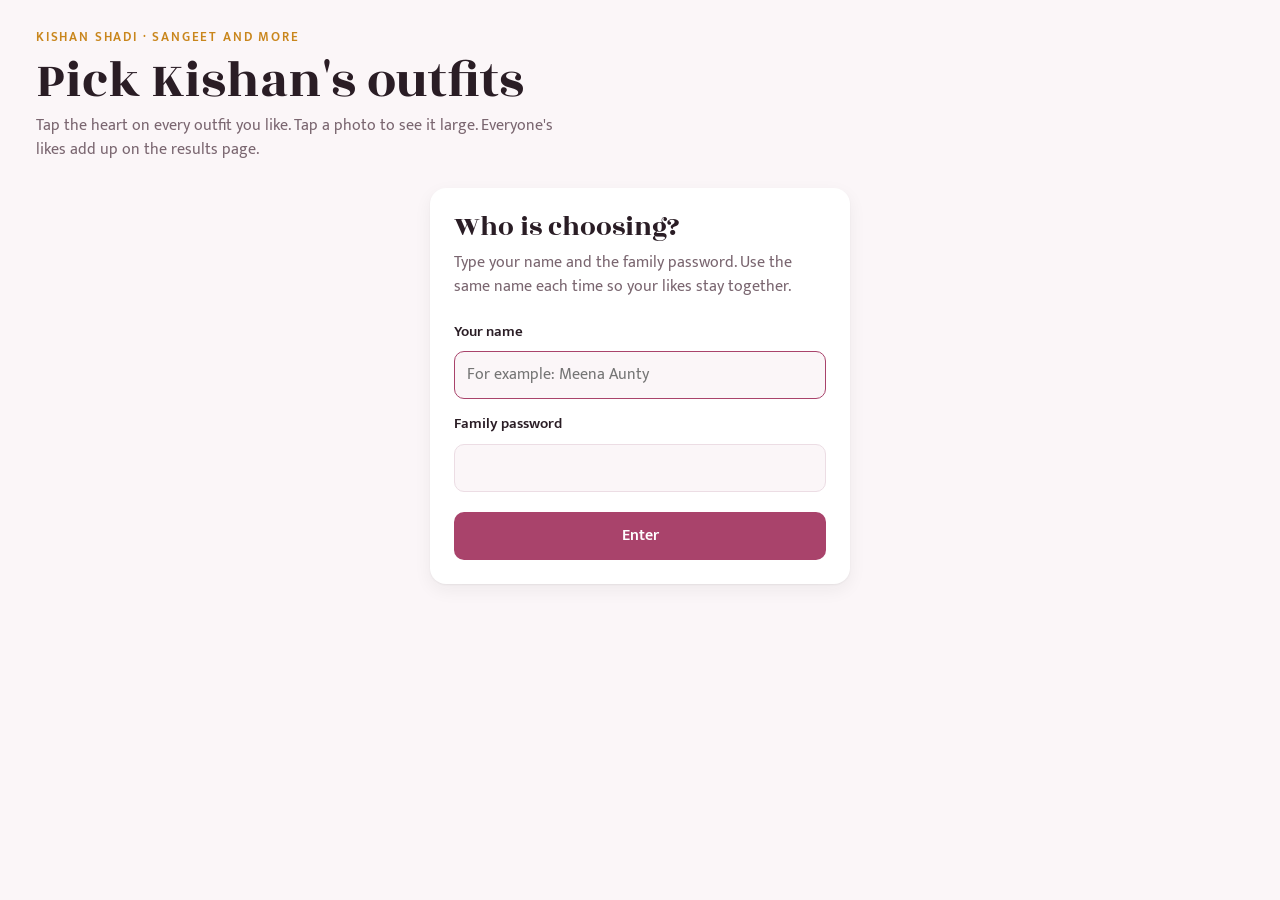
<file: index.html>
<!doctype html>
<html lang="en">
<head>
<meta charset="utf-8">
<meta name="viewport" content="width=device-width, initial-scale=1, viewport-fit=cover">
<title>Kishan Shadi Outfits</title>
<meta name="robots" content="noindex, nofollow">
<link rel="preconnect" href="https://fonts.googleapis.com">
<link rel="preconnect" href="https://fonts.gstatic.com" crossorigin>
<link rel="stylesheet" href="https://fonts.googleapis.com/css2?family=Mukta:wght@400;600;700&family=Rozha+One&display=swap">
<link rel="stylesheet" href="style.css?v=2">
</head>
<body>
<div id="demo"></div>
<header class="wrap mast">
  <span class="eyebrow">Kishan Shadi · Sangeet and more</span>
  <h1>Pick Kishan's outfits</h1>
  <p>Tap the heart on every outfit you like. Tap a photo to see it large. Everyone's likes add up on the results page.</p>
</header>

<div id="signin" class="wrap"></div>

<div id="app" hidden>
  <div class="bar">
    <div class="wrap">
      <div class="who">Hi, <b id="me"></b> <span class="pill" id="mycount"></span></div>
      <span class="spacer"></span>
      <button class="btn-ghost" type="button" data-suggest>Suggest an outfit</button>
      <a class="btn-ghost" href="analytics.html">See results</a>
      <button class="linkbtn" id="signout" type="button">Not you? Sign out</button>
    </div>
  </div>
  <main class="wrap">
    <section class="cta" aria-label="Suggest an outfit">
      <div>
        <b>Seen an outfit you like for Kishan?</b>
        <span>Send up to 10 photos or links. Each day we find similar outfits you can buy and add them here for everyone to vote on.</span>
      </div>
      <button class="btn-primary" type="button" data-suggest>Suggest an outfit</button>
    </section>
    <div class="tools">
      <div class="seg" id="filters" role="group" aria-label="Show"></div>
      <label for="sort">Sort
        <select id="sort">
          <option value="list">List order</option>
          <option value="likes">Most liked</option>
          <option value="price">Price, low to high</option>
        </select>
      </label>
      <span class="count-note" id="shown"></span>
    </div>
    <div class="grid" id="grid"></div>
    <p class="foot-note">Prices are as shown on each shop's website on the day we added the outfit. They can change. Designer pieces are usually made to order, so check the delivery time before you order.</p>
  </main>
</div>

<div class="lb" id="lb" hidden role="dialog" aria-modal="true" aria-label="Outfit photo">
  <button class="close" id="lb-close" type="button" aria-label="Close">×</button>
  <button class="nav" id="lb-prev" type="button" aria-label="Previous outfit">‹</button>
  <div class="stage">
    <img id="lb-img" alt="">
    <div class="info">
      <h3 id="lb-name"></h3>
      <div class="sub" id="lb-sub"></div>
      <p class="lb-note" id="lb-note" hidden></p>
      <button class="heart" id="lb-heart" type="button" aria-pressed="false"></button>
      <div class="who-liked" id="lb-who"></div>
      <a id="lb-link" target="_blank" rel="noopener">Open on the shop's website ↗</a>
    </div>
  </div>
  <button class="nav" id="lb-next" type="button" aria-label="Next outfit">›</button>
</div>

<div class="sheet-wrap" id="sg" hidden role="dialog" aria-modal="true" aria-labelledby="sg-title">
  <div class="sheet">
    <button class="close" id="sg-close" type="button" aria-label="Close">×</button>
    <h2 id="sg-title">Suggest an outfit</h2>
    <p class="lede">Add photos or links of outfits you like. They can be from a shop, Instagram, Pinterest or a wedding you went to. Once a day, we look for similar outfits that you can buy in India and add them under <b>New</b> for everyone to vote on.</p>
    <form id="sg-form" novalidate>
      <div class="sg-label"><span>Photos</span><span class="muted" id="sg-count"></span></div>
      <div class="sg-thumbs" id="sg-thumbs"></div>
      <label class="btn-ghost sg-add" id="sg-add">+ Add photos
        <input id="sg-files" type="file" accept="image/*" multiple hidden>
      </label>
      <label for="sg-links" class="sg-label">Links <span class="muted">(one per line, up to 10)</span></label>
      <textarea id="sg-links" rows="3" placeholder="https://…"></textarea>
      <label for="sg-note" class="sg-label">What do you like about it? <span class="muted">(optional)</span></label>
      <textarea id="sg-note" rows="2" maxlength="500" placeholder="For example: the colour, the long jacket, the drape"></textarea>
      <p id="sg-msg" role="status" hidden></p>
      <button class="btn-primary" id="sg-send" type="submit">Send suggestion</button>
    </form>
    <h3 class="sg-h">Your suggestions</h3>
    <div id="sg-mine"></div>
  </div>
</div>

<script src="config.js?v=2"></script>
<script src="items.js?v=2"></script>
<script src="common.js?v=2"></script>
<script src="gallery.js?v=2"></script>
</body>
</html>
</file>
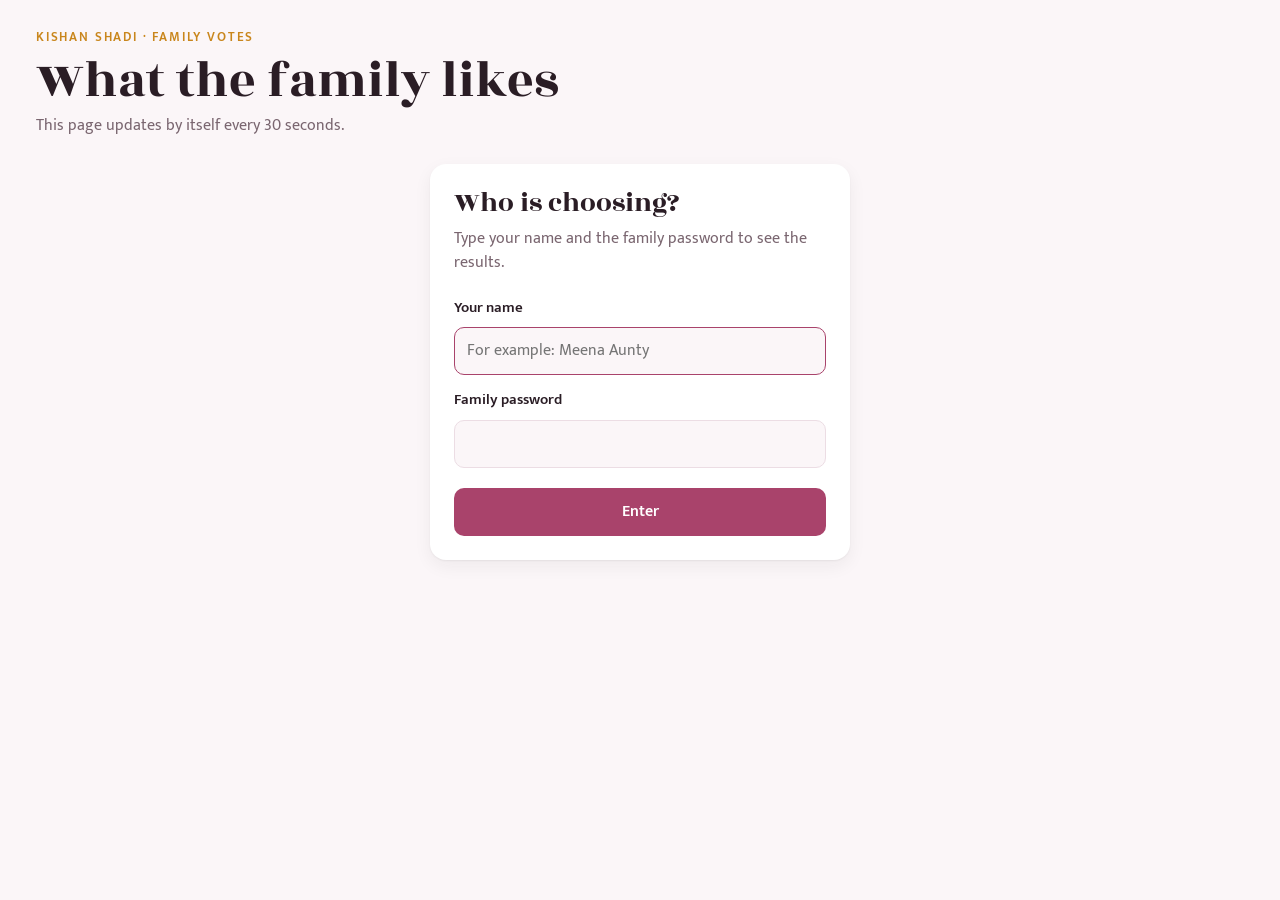
<file: analytics.html>
<!doctype html>
<html lang="en">
<head>
<meta charset="utf-8">
<meta name="viewport" content="width=device-width, initial-scale=1, viewport-fit=cover">
<title>Kishan Shadi Results</title>
<meta name="robots" content="noindex, nofollow">
<link rel="preconnect" href="https://fonts.googleapis.com">
<link rel="preconnect" href="https://fonts.gstatic.com" crossorigin>
<link rel="stylesheet" href="https://fonts.googleapis.com/css2?family=Mukta:wght@400;600;700&family=Rozha+One&display=swap">
<link rel="stylesheet" href="style.css?v=2">
</head>
<body>
<div id="demo"></div>
<header class="wrap mast">
  <span class="eyebrow">Kishan Shadi · Family votes</span>
  <h1>What the family likes</h1>
  <p>This page updates by itself every 30 seconds.</p>
</header>

<div id="signin" class="wrap"></div>

<div id="app" hidden>
  <div class="bar">
    <div class="wrap">
      <div class="who">Signed in as <b id="me"></b></div>
      <span class="spacer"></span>
      <span class="status" id="updated"></span>
      <button class="linkbtn" id="reload" type="button">Refresh now</button>
      <a class="btn-ghost" href="index.html">Back to outfits</a>
    </div>
  </div>
  <main class="wrap">
    <div class="stats" id="stats"></div>

    <h2 class="section-h">Most liked outfits</h2>
    <ol class="rank" id="rank"></ol>

    <h2 class="section-h">Who liked what</h2>
    <div class="people" id="people"></div>

    <h2 class="section-h">Ready to buy or designer</h2>
    <div class="split" id="split"></div>

    <p class="foot-note">Only people with the family password can see this page.</p>
  </main>
</div>

<script src="config.js?v=2"></script>
<script src="items.js?v=2"></script>
<script src="common.js?v=2"></script>
<script src="analytics.js?v=2"></script>
</body>
</html>
</file>
<file: style.css>
/* Layout: one column of content, a sticky bar, then a photo grid (2 columns on phones). */
:root {
  --bg: #fbf6f8;
  --surface: #ffffff;
  --ink: #2a1d25;
  --muted: #7a6670;
  --line: #ecdde4;
  --rose: #a9436b;
  --rose-soft: #f6e3eb;
  --marigold: #c9861c;
  --ok: #2f7a54;
  --shadow: 0 1px 2px rgba(42, 29, 37, .06), 0 6px 18px rgba(42, 29, 37, .06);
  --display: "Rozha One", "Georgia", serif;
  --body: "Mukta", "Segoe UI", system-ui, sans-serif;
  color-scheme: light;
}
@media (prefers-color-scheme: dark) {
  :root {
    --bg: #18120f; --surface: #231b1f; --ink: #f5eaef; --muted: #b8a4ae; --line: #3a2c33;
    --rose: #ea8fb0; --rose-soft: #3d2530; --marigold: #e8ac4c; --ok: #6cc497;
    --shadow: 0 1px 2px rgba(0,0,0,.3), 0 6px 18px rgba(0,0,0,.25);
    color-scheme: dark;
  }
}

* { box-sizing: border-box; }
html, body { margin: 0; }
body {
  background: var(--bg); color: var(--ink);
  font: 400 16px/1.5 var(--body);
  -webkit-font-smoothing: antialiased;
}
a { color: var(--rose); }
img { max-width: 100%; }
button, input, select, textarea { font: inherit; color: inherit; }
:focus-visible { outline: 2px solid var(--rose); outline-offset: 2px; }
[hidden] { display: none !important; }

.wrap { max-width: 1240px; margin: 0 auto; padding-inline: max(16px, env(safe-area-inset-left, 0px)) max(16px, env(safe-area-inset-right, 0px)); }

/* Masthead */
.mast { padding-block: 28px 18px; display: grid; gap: 6px; }
.mast .eyebrow { font-size: 13px; letter-spacing: .14em; text-transform: uppercase; color: var(--marigold); font-weight: 600; }
.mast h1 { font: 400 clamp(32px, 6vw, 52px)/1.05 var(--display); margin: 0; text-wrap: balance; }
.mast p { margin: 0; color: var(--muted); max-width: 60ch; }

/* Sticky bar */
.bar {
  position: sticky; top: 0; z-index: 5;
  background: color-mix(in srgb, var(--bg) 92%, transparent);
  backdrop-filter: blur(8px);
  border-bottom: 1px solid var(--line);
}
.bar .wrap { display: flex; flex-wrap: wrap; align-items: center; gap: 10px 16px; padding-block: 10px; }
.who { display: flex; align-items: baseline; gap: 10px; flex-wrap: wrap; }
.who b { font-weight: 600; }
.pill { display: inline-flex; align-items: center; gap: 6px; background: var(--rose-soft); color: var(--rose); padding: 3px 10px; border-radius: 999px; font-weight: 600; font-size: 14px; font-variant-numeric: tabular-nums; }
.bar .spacer { flex: 1; }
.linkbtn { background: none; border: 0; padding: 4px 2px; color: var(--muted); cursor: pointer; text-decoration: underline; text-underline-offset: 3px; }
.btn-ghost { display: inline-flex; align-items: center; gap: 6px; border: 1.5px solid var(--rose); color: var(--rose); background: transparent; padding: 7px 14px; border-radius: 999px; font-weight: 600; text-decoration: none; cursor: pointer; }
.btn-primary { background: var(--rose); color: var(--surface); border: 0; padding: 12px 18px; border-radius: 10px; font-weight: 600; cursor: pointer; }
.btn-primary:disabled { opacity: .6; cursor: default; }

/* Filters */
.tools { display: flex; flex-wrap: wrap; gap: 10px 14px; align-items: center; padding-block: 16px 4px; }
.seg { display: flex; flex-wrap: wrap; gap: 6px; }
.seg button { border: 1px solid var(--line); background: var(--surface); padding: 6px 12px; border-radius: 999px; cursor: pointer; font-size: 15px; }
.seg button[aria-pressed="true"] { background: var(--ink); color: var(--bg); border-color: var(--ink); }
.tools label { font-size: 14px; color: var(--muted); display: flex; align-items: center; gap: 6px; }
.tools select { border: 1px solid var(--line); background: var(--surface); border-radius: 8px; padding: 6px 8px; }
.count-note { color: var(--muted); font-size: 14px; margin-left: auto; }

/* Grid */
.grid { display: grid; grid-template-columns: repeat(auto-fill, minmax(210px, 1fr)); gap: 18px; padding-block: 14px 60px; }
@media (max-width: 520px) { .grid { grid-template-columns: repeat(2, minmax(0, 1fr)); gap: 12px; } }
.card { background: var(--surface); border-radius: 12px; overflow: hidden; box-shadow: var(--shadow); display: flex; flex-direction: column; min-width: 0; }
.card .ph { position: relative; aspect-ratio: 3 / 4; background: var(--rose-soft); border: 0; padding: 0; cursor: zoom-in; display: block; width: 100%; }
.card .ph { overflow: hidden; }
.card .ph img { width: 100%; height: 100%; object-fit: cover; object-position: top; display: block; }
.tag { position: absolute; left: 8px; top: 8px; background: var(--surface); color: var(--ink); font-size: 12px; font-weight: 600; padding: 2px 8px; border-radius: 999px; }
.tag.designer { color: var(--marigold); }
.card .body { padding: 10px 12px 12px; display: grid; gap: 2px; flex: 1; }
.card .name { font-weight: 600; line-height: 1.25; }
.card .meta { color: var(--muted); font-size: 14px; display: flex; justify-content: space-between; gap: 8px; flex-wrap: wrap; }
.card .meta .price { color: var(--ink); font-variant-numeric: tabular-nums; }
.card .foot { display: flex; flex-wrap: wrap; align-items: center; justify-content: space-between; gap: 8px; padding: 0 12px 12px; }
.heart { white-space: nowrap; display: inline-flex; align-items: center; gap: 6px; border: 1.5px solid var(--line); background: var(--surface); border-radius: 999px; padding: 6px 12px; cursor: pointer; font-weight: 600; font-variant-numeric: tabular-nums; }
.heart svg { width: 18px; height: 18px; fill: none; stroke: var(--rose); stroke-width: 2; transition: transform .15s; }
.heart[aria-pressed="true"] { border-color: var(--rose); background: var(--rose-soft); color: var(--rose); }
.heart[aria-pressed="true"] svg { fill: var(--rose); }
.heart:active svg { transform: scale(1.25); }
.shop-link { font-size: 13px; color: var(--muted); }
@media (max-width: 520px) { .card .foot { flex-direction: column; align-items: stretch; } .heart { justify-content: center; } .shop-link { text-align: center; } }

/* Lightbox */
.lb { position: fixed; inset: 0; z-index: 20; background: rgba(15, 9, 12, .92); display: grid; grid-template-columns: auto minmax(0, 1fr) auto; align-items: center; gap: 12px; padding: max(16px, env(safe-area-inset-top, 0px)) max(16px, env(safe-area-inset-right, 0px)) max(16px, env(safe-area-inset-bottom, 0px)) max(16px, env(safe-area-inset-left, 0px)); }
.lb .stage { display: flex; gap: 24px; align-items: center; justify-content: center; min-width: 0; flex-wrap: wrap; }
.lb img { max-height: 82vh; max-width: min(100%, 640px); object-fit: contain; border-radius: 8px; background: #2a2025; }
.lb .info { color: #f7eef2; max-width: 300px; display: grid; gap: 10px; }
.lb .info h3 { font: 400 26px/1.15 var(--display); margin: 0; }
.lb .info .sub { color: #d6c5cd; }
.lb .info .who-liked { font-size: 14px; color: #d6c5cd; }
.lb .info a { color: #f2a9c3; }
.lb .info .heart { background: transparent; color: #f7eef2; border-color: #f2a9c3; justify-self: start; }
.lb .info .heart svg { stroke: #f2a9c3; }
.lb .info .heart[aria-pressed="true"] { background: #f2a9c3; color: #2a1d25; }
.lb .info .heart[aria-pressed="true"] svg { fill: #2a1d25; stroke: #2a1d25; }
.lb .nav, .lb .close { background: rgba(255,255,255,.12); color: #fff; border: 0; border-radius: 999px; width: 46px; height: 46px; font-size: 26px; cursor: pointer; }
.lb .close { position: absolute; top: max(14px, env(safe-area-inset-top, 0px)); right: max(14px, env(safe-area-inset-right, 0px)); }
@media (max-width: 700px) {
  .lb { grid-template-columns: 1fr 1fr; grid-template-rows: 1fr auto; align-content: center; }
  .lb .stage { grid-column: 1 / -1; grid-row: 1; }
  .lb img { max-height: 58vh; }
  .lb .nav { grid-row: 2; justify-self: center; }
}

/* Sign-in */
.signin { background: var(--surface); box-shadow: var(--shadow); border-radius: 16px; padding: 24px; max-width: 420px; margin: 8px auto 60px; display: grid; gap: 8px; }
.signin h2 { font: 400 28px/1.1 var(--display); margin: 0; }
.signin .lede { margin: 0 0 8px; color: var(--muted); }
.signin label { font-weight: 600; font-size: 15px; margin-top: 6px; }
.signin input { border: 1.5px solid var(--line); background: var(--bg); border-radius: 10px; padding: 11px 12px; }
.signin input:focus { border-color: var(--rose); outline: none; }
.signin .btn-primary { margin-top: 12px; }
.form-error { color: #b3261e; background: #fdecea; border-radius: 8px; padding: 8px 10px; margin: 6px 0 0; font-size: 15px; }
@media (prefers-color-scheme: dark) { .form-error { color: #ffb4ab; background: #4a1d1a; } }

.demo-banner { background: var(--marigold); color: #1d1408; font-size: 14px; padding: 8px max(16px, env(safe-area-inset-left, 0px)); text-align: center; font-weight: 600; }
.status { color: var(--muted); font-size: 14px; }
.toast { position: fixed; left: 50%; bottom: max(20px, env(safe-area-inset-bottom, 0px)); transform: translateX(-50%); background: var(--ink); color: var(--bg); padding: 10px 16px; border-radius: 10px; z-index: 30; font-size: 15px; max-width: calc(100% - 32px); }

/* Results page */
.stats { display: grid; grid-template-columns: repeat(auto-fit, minmax(150px, 1fr)); gap: 12px; padding-block: 8px 20px; }
.stat { background: var(--surface); border-radius: 12px; padding: 14px 16px; box-shadow: var(--shadow); }
.stat .n { font: 400 34px/1 var(--display); font-variant-numeric: tabular-nums; }
.stat .l { color: var(--muted); font-size: 14px; }
.section-h { font: 400 26px/1.1 var(--display); margin: 26px 0 12px; }
.rank { display: grid; gap: 10px; padding: 0; margin: 0; list-style: none; }
.rank li { display: grid; grid-template-columns: 28px 56px minmax(0, 1fr); gap: 12px; align-items: center; background: var(--surface); border-radius: 12px; padding: 8px 12px 8px 8px; box-shadow: var(--shadow); }
.rank .pos { font: 400 20px/1 var(--display); text-align: center; color: var(--muted); font-variant-numeric: tabular-nums; }
.rank a { display: block; width: 56px; height: 72px; overflow: hidden; border-radius: 6px; background: var(--rose-soft); }
.rank img { width: 56px; height: 72px; object-fit: cover; object-position: top; border-radius: 6px; display: block; }
.rank .main { min-width: 0; display: grid; gap: 4px; }
.rank .title { display: flex; justify-content: space-between; gap: 8px; align-items: baseline; flex-wrap: wrap; }
.rank .title b { font-weight: 600; }
.rank .title span { color: var(--muted); font-size: 14px; }
.track { height: 10px; background: var(--rose-soft); border-radius: 999px; overflow: hidden; }
.track i { display: block; height: 100%; background: var(--rose); border-radius: 999px; }
.rank .names { font-size: 14px; color: var(--muted); overflow-wrap: anywhere; }
.rank .cnt { font-weight: 700; color: var(--rose); font-variant-numeric: tabular-nums; }
.people { display: grid; grid-template-columns: repeat(auto-fill, minmax(260px, 1fr)); gap: 12px; }
.person { background: var(--surface); border-radius: 12px; padding: 12px 14px; box-shadow: var(--shadow); display: grid; gap: 8px; min-width: 0; }
.person h3 { margin: 0; font-size: 18px; display: flex; justify-content: space-between; gap: 8px; }
.person .thumbs { display: flex; gap: 6px; overflow-x: auto; padding-bottom: 4px; }
.person .thumbs img { overflow: hidden; background: var(--rose-soft); width: 48px; height: 62px; object-fit: cover; object-position: top; border-radius: 5px; flex: none; }
.split { display: grid; grid-template-columns: repeat(auto-fit, minmax(220px, 1fr)); gap: 12px; }
.empty { background: var(--surface); border-radius: 12px; padding: 24px; text-align: center; color: var(--muted); box-shadow: var(--shadow); }
.foot-note { color: var(--muted); font-size: 13px; padding-block: 30px 40px; }

@media (prefers-reduced-motion: reduce) { * { transition: none !important; animation: none !important; } }

/* ---- Suggestions (step 2) ---- */
.tag.new { left: auto; right: 8px; background: var(--marigold); color: #241707; }
.card .from { font-size: 13px; color: var(--rose); font-weight: 600; margin-top: 2px; }
.lb .info .lb-note { margin: 0; font-size: 14px; color: #f2d9a6; }

.cta { display: flex; align-items: center; justify-content: space-between; gap: 12px 20px; flex-wrap: wrap;
  background: var(--rose-soft); border-radius: 12px; padding: 14px 16px; margin: 16px 0 4px; }
.cta div { display: grid; gap: 2px; min-width: 0; flex: 1 1 320px; }
.cta span { color: var(--muted); font-size: 15px; }

.sheet-wrap { position: fixed; inset: 0; z-index: 30; background: rgba(15, 9, 12, .6); display: flex; justify-content: center; align-items: flex-start;
  overflow-y: auto; padding: max(16px, env(safe-area-inset-top, 0px)) 16px max(16px, env(safe-area-inset-bottom, 0px)); }
.sheet { position: relative; background: var(--surface); color: var(--ink); border-radius: 16px; box-shadow: var(--shadow);
  width: 100%; max-width: 560px; padding: 22px 20px 24px; margin: auto 0; }
.sheet h2 { font: 400 28px/1.1 var(--display); margin: 0 40px 6px 0; }
.sheet .lede { margin: 0 0 12px; color: var(--muted); font-size: 15px; }
.sheet .close { position: absolute; top: 12px; right: 12px; width: 40px; height: 40px; border-radius: 999px; border: 0; background: var(--rose-soft); color: var(--ink); font-size: 24px; cursor: pointer; }
.sheet form { display: grid; gap: 8px; }
.sheet textarea { width: 100%; border: 1.5px solid var(--line); background: var(--bg); border-radius: 10px; padding: 10px 12px; resize: vertical; }
.sheet textarea:focus { border-color: var(--rose); outline: none; }
.sg-label { display: flex; justify-content: space-between; gap: 8px; font-weight: 600; font-size: 15px; margin-top: 6px; }
.muted { color: var(--muted); font-weight: 400; }
.sg-thumbs { display: grid; grid-template-columns: repeat(auto-fill, minmax(78px, 1fr)); gap: 8px; }
.sg-thumbs:empty { display: none; }
.sg-thumb { position: relative; aspect-ratio: 1; border-radius: 8px; overflow: hidden; background: var(--rose-soft); }
.sg-thumb img { width: 100%; height: 100%; object-fit: cover; display: block; }
.sg-thumb button { position: absolute; top: 4px; right: 4px; width: 26px; height: 26px; border-radius: 999px; border: 0; background: rgba(0,0,0,.6); color: #fff; font-size: 17px; line-height: 1; cursor: pointer; }
.sg-add { justify-self: start; }
.form-ok { color: var(--ok); background: color-mix(in srgb, var(--ok) 12%, transparent); border-radius: 8px; padding: 8px 10px; margin: 6px 0 0; font-size: 15px; }
#sg-send { margin-top: 6px; }
.sg-h { font: 400 22px/1.2 var(--display); margin: 26px 0 10px; padding-top: 16px; border-top: 1px solid var(--line); }
#sg-mine { display: grid; gap: 10px; }
#sg-mine p { margin: 0; }
.sg-item { display: grid; grid-template-columns: 56px minmax(0, 1fr); gap: 12px; align-items: start; }
.sg-item img, .sg-noimg { width: 56px; height: 56px; border-radius: 8px; object-fit: cover; background: var(--rose-soft); display: grid; place-items: center; }
.sg-when { font-size: 13px; color: var(--muted); }
.sg-status { font-size: 15px; }
.sg-status.done { color: var(--ok); }
.sg-status.skipped { color: var(--muted); }
</file>
